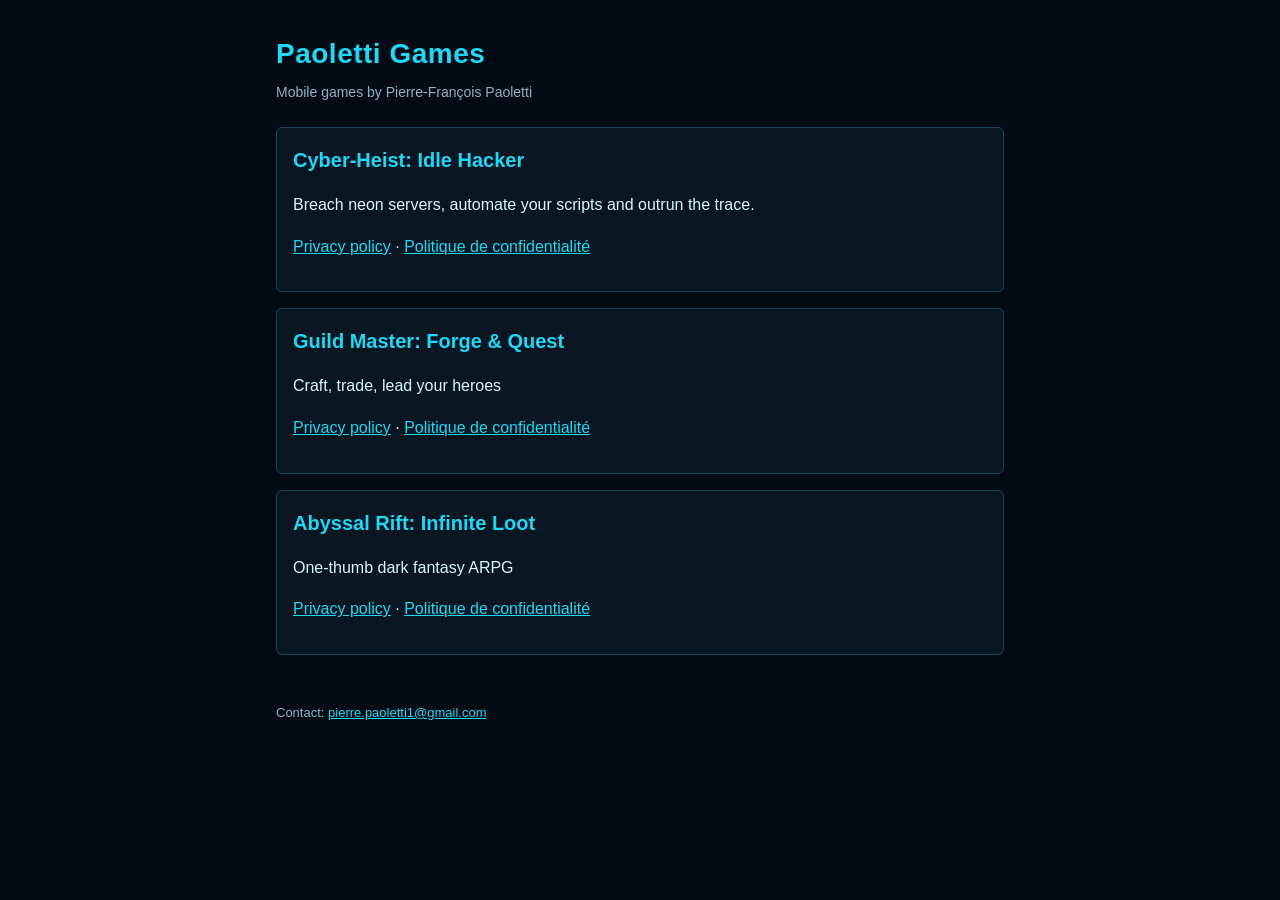
<file: index.html>
<!doctype html>
<html lang="en">
<head>
  <meta charset="utf-8">
  <meta name="viewport" content="width=device-width, initial-scale=1">
  <title>Paoletti Games</title>
  <meta name="description" content="Mobile games by Pierre-François Paoletti.">
  <link rel="stylesheet" href="style.css">
</head>
<body>
<main>
  <h1>Paoletti Games</h1>
  <p class="meta">Mobile games by Pierre-François Paoletti</p>

  <div class="card">
    <h2>Cyber-Heist: Idle Hacker</h2>
    <p>Breach neon servers, automate your scripts and outrun the trace.</p>
    <p><a href="cyber-heist/privacy/">Privacy policy</a> · <a href="cyber-heist/privacy/#fr">Politique de confidentialité</a></p>
  </div>
  <div class="card">
    <h2>Guild Master: Forge & Quest</h2>
    <p>Craft, trade, lead your heroes</p>
    <p><a href="guild-master/privacy/">Privacy policy</a> · <a href="guild-master/privacy/#fr">Politique de confidentialité</a></p>
  </div>
  <div class="card">
    <h2>Abyssal Rift: Infinite Loot</h2>
    <p>One-thumb dark fantasy ARPG</p>
    <p><a href="abyssal-rift/privacy/">Privacy policy</a> · <a href="abyssal-rift/privacy/#fr">Politique de confidentialité</a></p>
  </div>





  <footer>Contact: <a href="mailto:pierre.paoletti1@gmail.com">pierre.paoletti1@gmail.com</a></footer>
</main>
</body>
</html>
</file>
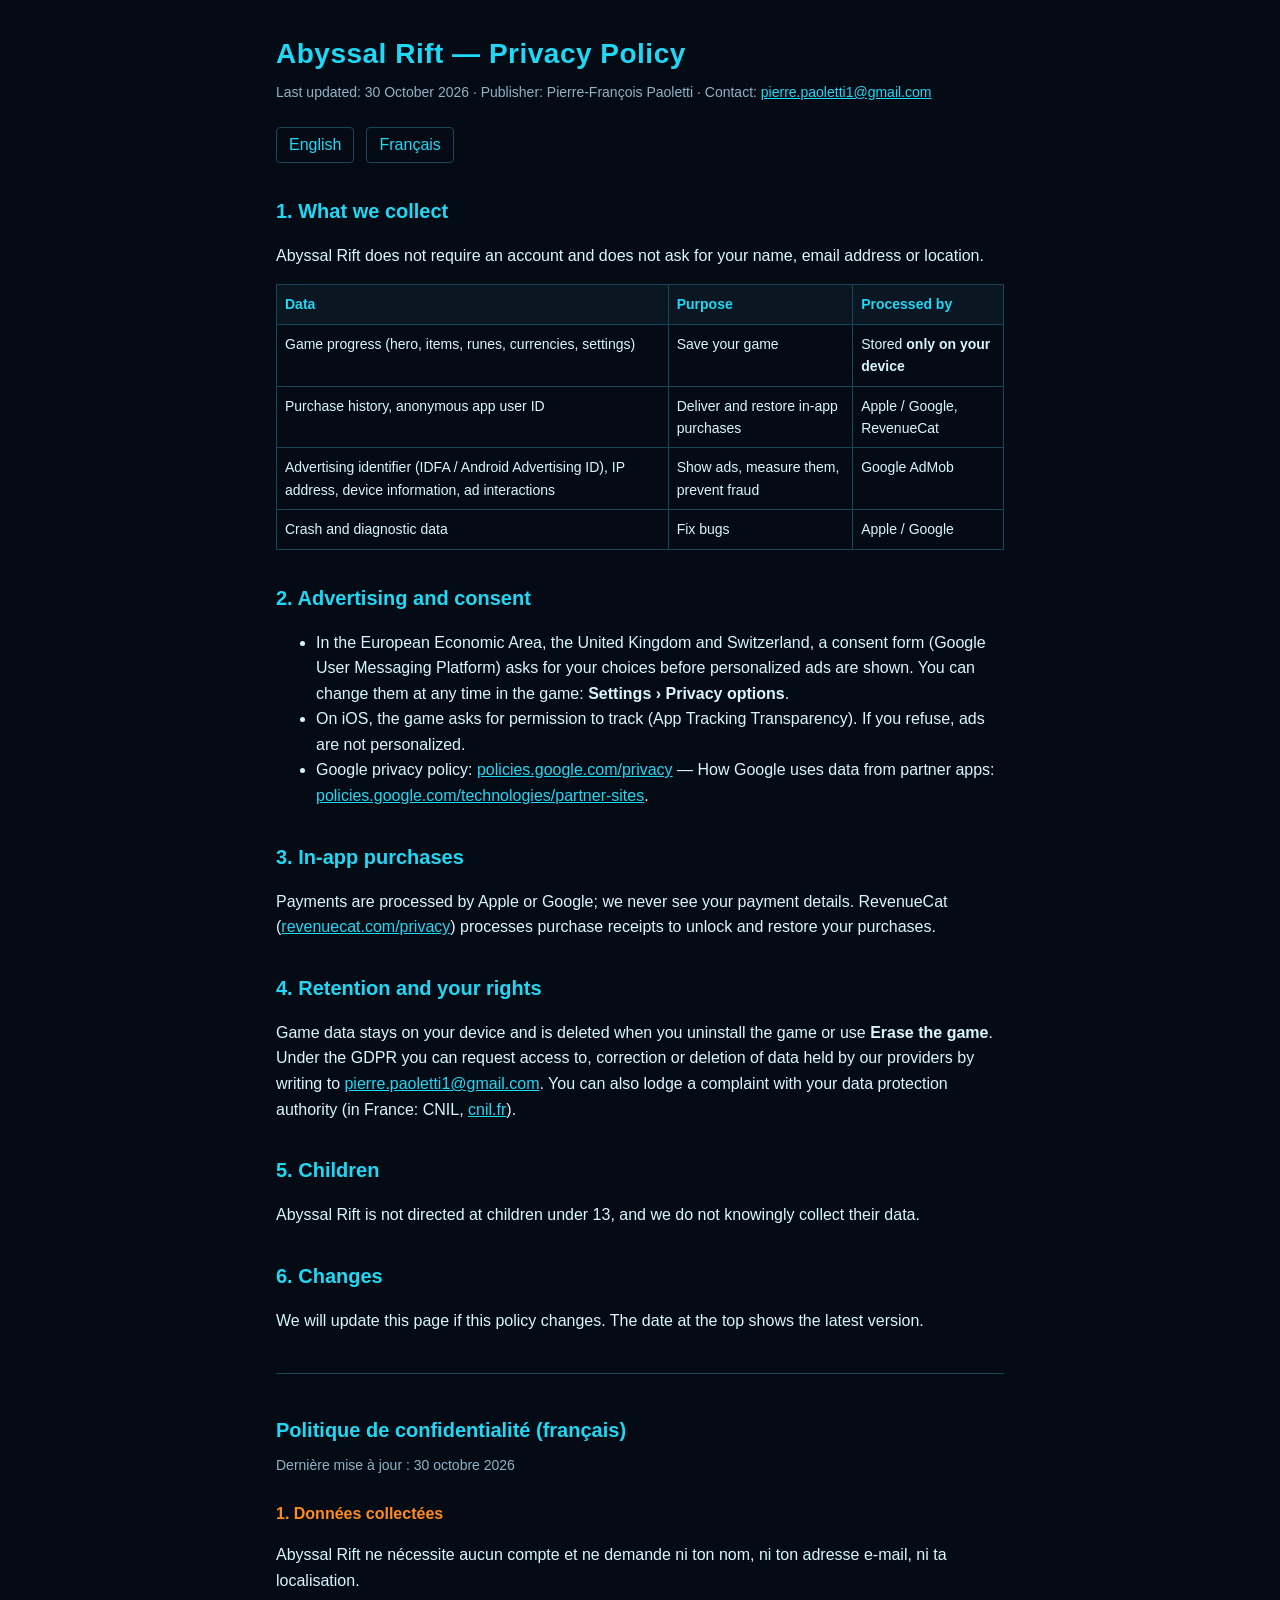
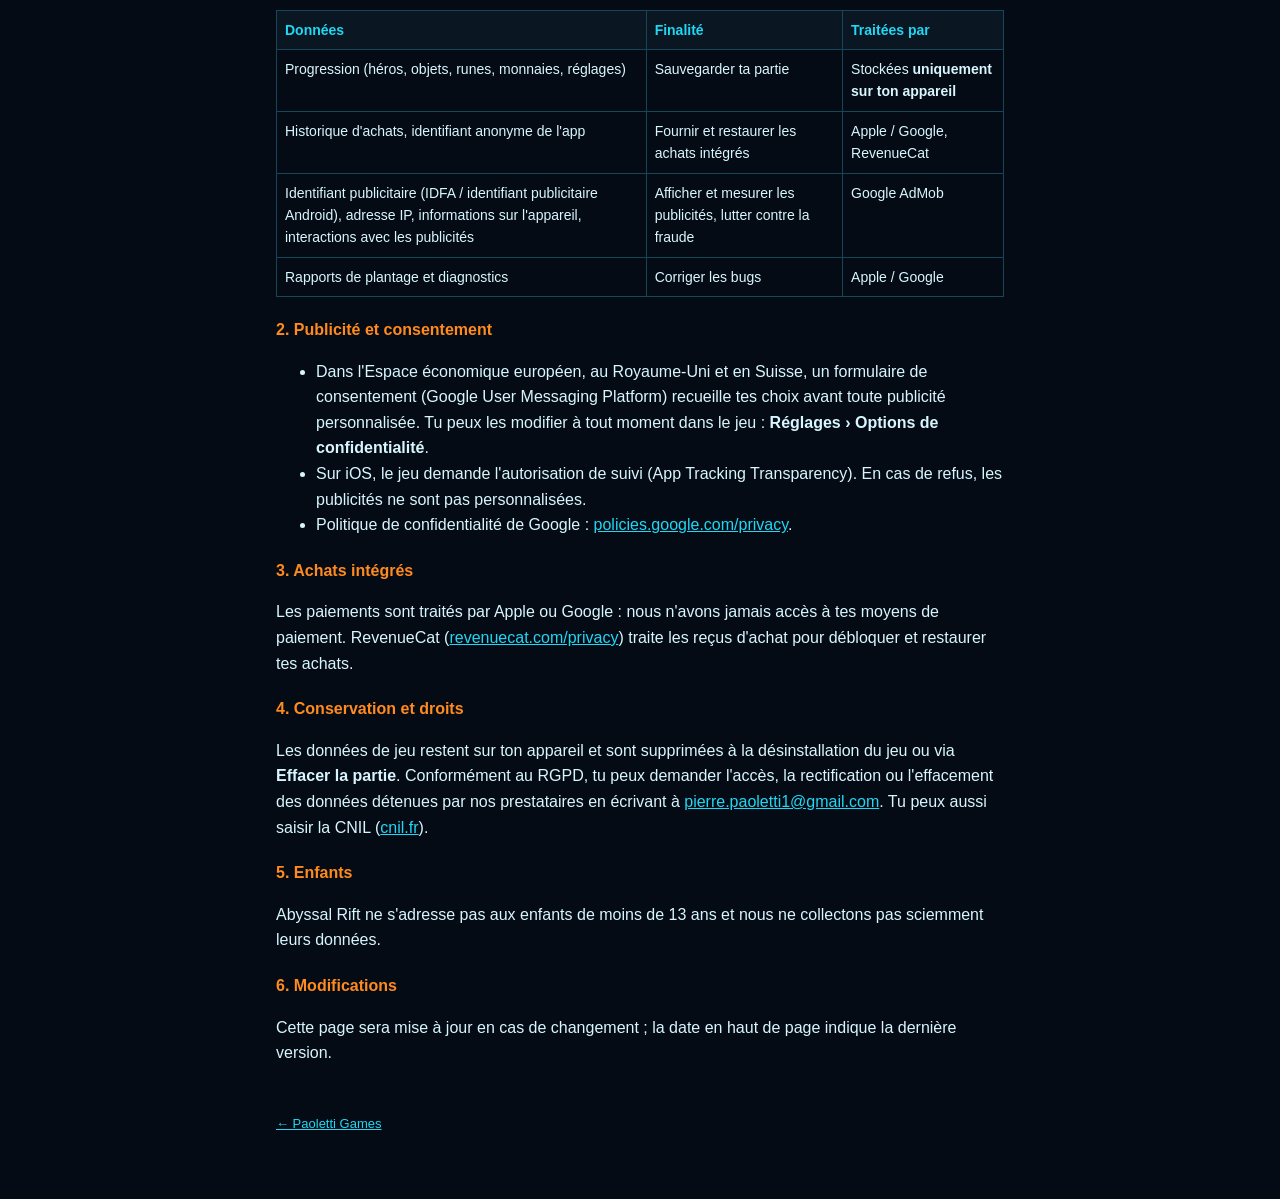
<file: abyssal-rift/privacy/index.html>
<!doctype html>
<html lang="en">
<head>
  <meta charset="utf-8">
  <meta name="viewport" content="width=device-width, initial-scale=1">
  <meta name="generator" content="@factory/release" data-updated="2026-10-30">
  <title>Abyssal Rift Privacy Policy</title>
  <meta name="description" content="Privacy policy of the mobile game Abyssal Rift.">
  <link rel="stylesheet" href="../../style.css">
</head>
<body>
<main>
  <h1>Abyssal Rift — Privacy Policy</h1>
  <p class="meta">Last updated: 30 October 2026 · Publisher: Pierre-François Paoletti · Contact: <a href="mailto:pierre.paoletti1@gmail.com">pierre.paoletti1@gmail.com</a></p>
  <nav class="lang"><a href="#en">English</a><a href="#fr">Français</a></nav>

  <section id="en">
    <h2>1. What we collect</h2>
    <p>Abyssal Rift does not require an account and does not ask for your name, email address or location.</p>
    <table>
      <tr><th>Data</th><th>Purpose</th><th>Processed by</th></tr>
      <tr><td>Game progress (hero, items, runes, currencies, settings)</td><td>Save your game</td><td>Stored <strong>only on your device</strong></td></tr>
      <tr><td>Purchase history, anonymous app user ID</td><td>Deliver and restore in-app purchases</td><td>Apple / Google, RevenueCat</td></tr>
      <tr><td>Advertising identifier (IDFA / Android Advertising ID), IP address, device information, ad interactions</td><td>Show ads, measure them, prevent fraud</td><td>Google AdMob</td></tr>
      <tr><td>Crash and diagnostic data</td><td>Fix bugs</td><td>Apple / Google</td></tr>
    </table>

    <h2>2. Advertising and consent</h2>
    <ul>
      <li>In the European Economic Area, the United Kingdom and Switzerland, a consent form (Google User Messaging Platform) asks for your choices before personalized ads are shown. You can change them at any time in the game: <strong>Settings › Privacy options</strong>.</li>
      <li>On iOS, the game asks for permission to track (App Tracking Transparency). If you refuse, ads are not personalized.</li>
      <li>Google privacy policy: <a href="https://policies.google.com/privacy">policies.google.com/privacy</a> — How Google uses data from partner apps: <a href="https://policies.google.com/technologies/partner-sites">policies.google.com/technologies/partner-sites</a>.</li>
    </ul>

    <h2>3. In-app purchases</h2>
    <p>Payments are processed by Apple or Google; we never see your payment details. RevenueCat
      (<a href="https://www.revenuecat.com/privacy">revenuecat.com/privacy</a>) processes purchase receipts to unlock and restore your purchases.</p>

    <h2>4. Retention and your rights</h2>
    <p>Game data stays on your device and is deleted when you uninstall the game or use <strong>Erase the game</strong>.
      Under the GDPR you can request access to, correction or deletion of data held by our providers by writing to <a href="mailto:pierre.paoletti1@gmail.com">pierre.paoletti1@gmail.com</a>.
      You can also lodge a complaint with your data protection authority (in France: CNIL, <a href="https://www.cnil.fr">cnil.fr</a>).</p>

    <h2>5. Children</h2>
    <p>Abyssal Rift is not directed at children under 13, and we do not knowingly collect their data.</p>

    <h2>6. Changes</h2>
    <p>We will update this page if this policy changes. The date at the top shows the latest version.</p>
  </section>

  <hr>

  <section id="fr" lang="fr">
    <h2>Politique de confidentialité (français)</h2>
    <p class="meta">Dernière mise à jour : 30 octobre 2026</p>

    <h3>1. Données collectées</h3>
    <p>Abyssal Rift ne nécessite aucun compte et ne demande ni ton nom, ni ton adresse e-mail, ni ta localisation.</p>
    <table>
      <tr><th>Données</th><th>Finalité</th><th>Traitées par</th></tr>
      <tr><td>Progression (héros, objets, runes, monnaies, réglages)</td><td>Sauvegarder ta partie</td><td>Stockées <strong>uniquement sur ton appareil</strong></td></tr>
      <tr><td>Historique d'achats, identifiant anonyme de l'app</td><td>Fournir et restaurer les achats intégrés</td><td>Apple / Google, RevenueCat</td></tr>
      <tr><td>Identifiant publicitaire (IDFA / identifiant publicitaire Android), adresse IP, informations sur l'appareil, interactions avec les publicités</td><td>Afficher et mesurer les publicités, lutter contre la fraude</td><td>Google AdMob</td></tr>
      <tr><td>Rapports de plantage et diagnostics</td><td>Corriger les bugs</td><td>Apple / Google</td></tr>
    </table>

    <h3>2. Publicité et consentement</h3>
    <ul>
      <li>Dans l'Espace économique européen, au Royaume-Uni et en Suisse, un formulaire de consentement (Google User Messaging Platform) recueille tes choix avant toute publicité personnalisée. Tu peux les modifier à tout moment dans le jeu : <strong>Réglages › Options de confidentialité</strong>.</li>
      <li>Sur iOS, le jeu demande l'autorisation de suivi (App Tracking Transparency). En cas de refus, les publicités ne sont pas personnalisées.</li>
      <li>Politique de confidentialité de Google : <a href="https://policies.google.com/privacy?hl=fr">policies.google.com/privacy</a>.</li>
    </ul>

    <h3>3. Achats intégrés</h3>
    <p>Les paiements sont traités par Apple ou Google : nous n'avons jamais accès à tes moyens de paiement. RevenueCat
      (<a href="https://www.revenuecat.com/privacy">revenuecat.com/privacy</a>) traite les reçus d'achat pour débloquer et restaurer tes achats.</p>

    <h3>4. Conservation et droits</h3>
    <p>Les données de jeu restent sur ton appareil et sont supprimées à la désinstallation du jeu ou via <strong>Effacer la partie</strong>.
      Conformément au RGPD, tu peux demander l'accès, la rectification ou l'effacement des données détenues par nos prestataires en écrivant à <a href="mailto:pierre.paoletti1@gmail.com">pierre.paoletti1@gmail.com</a>.
      Tu peux aussi saisir la CNIL (<a href="https://www.cnil.fr">cnil.fr</a>).</p>

    <h3>5. Enfants</h3>
    <p>Abyssal Rift ne s'adresse pas aux enfants de moins de 13 ans et nous ne collectons pas sciemment leurs données.</p>

    <h3>6. Modifications</h3>
    <p>Cette page sera mise à jour en cas de changement ; la date en haut de page indique la dernière version.</p>
  </section>

  <footer><a href="../../">← Paoletti Games</a></footer>
</main>
</body>
</html>
</file>
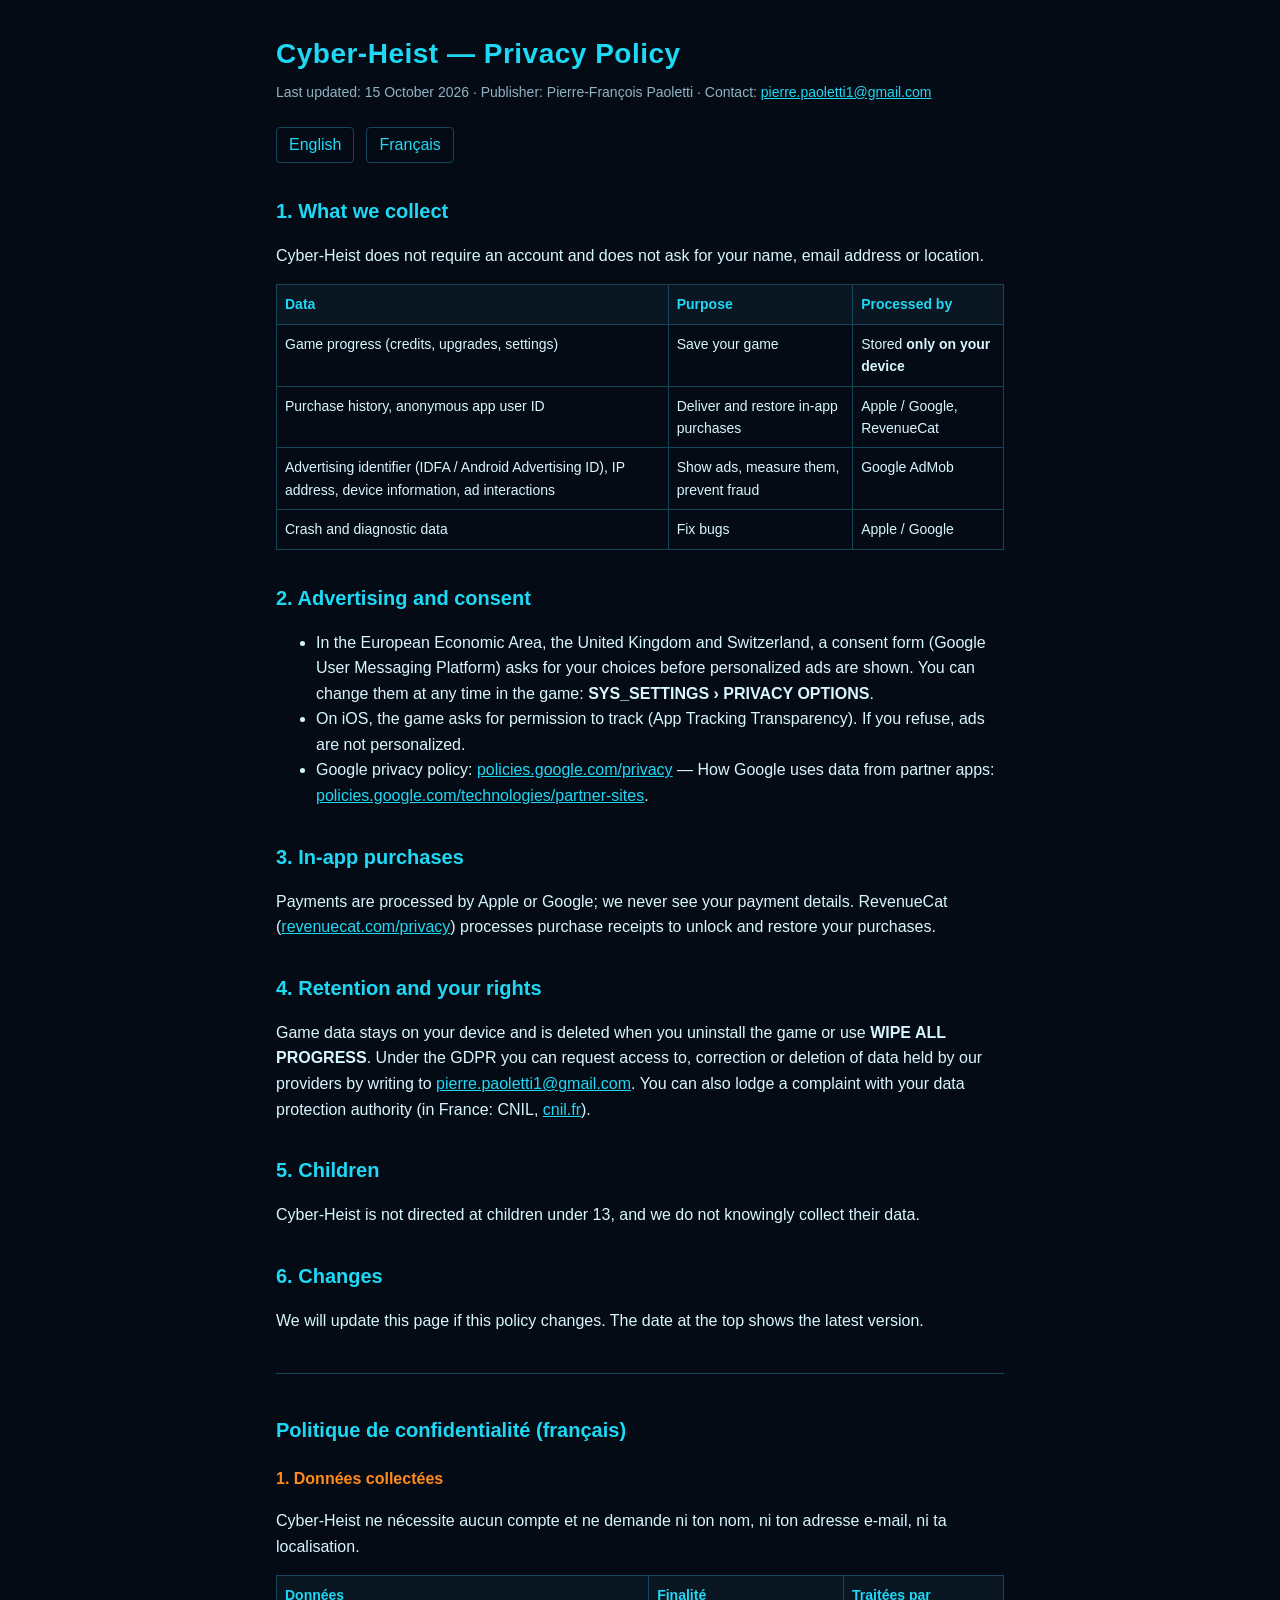
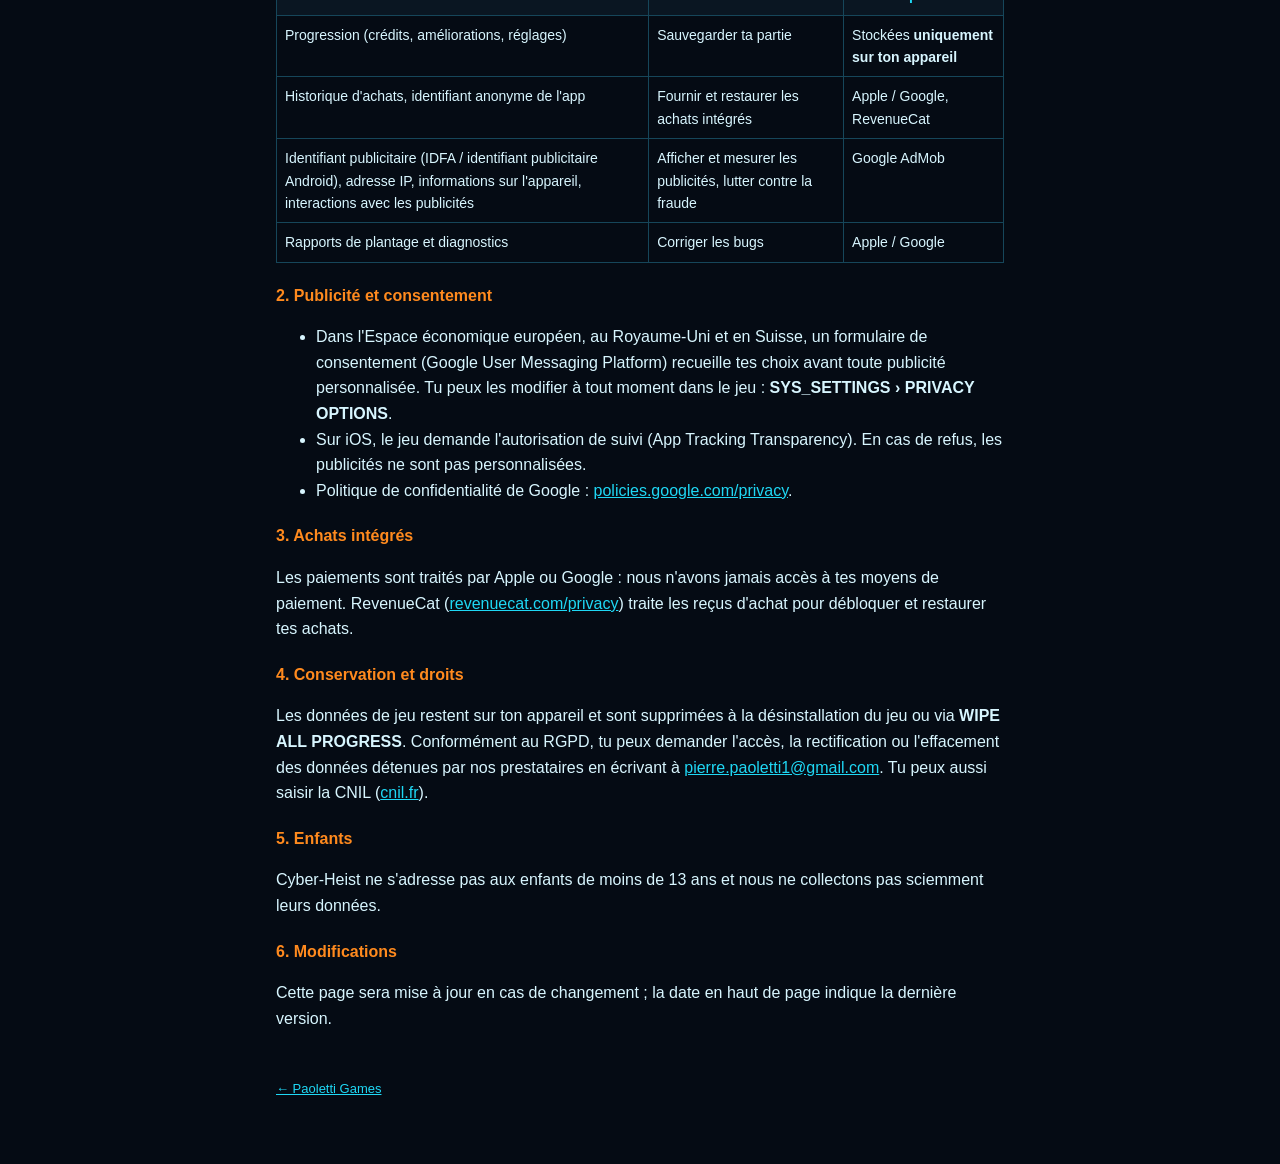
<file: cyber-heist/privacy/index.html>
<!doctype html>
<html lang="en">
<head>
  <meta charset="utf-8">
  <meta name="viewport" content="width=device-width, initial-scale=1">
  <title>Cyber-Heist Privacy Policy</title>
  <meta name="description" content="Privacy policy of the mobile game Cyber-Heist: Idle Hacker.">
  <link rel="stylesheet" href="../../style.css">
</head>
<body>
<main>
  <h1>Cyber-Heist — Privacy Policy</h1>
  <p class="meta">Last updated: 15 October 2026 · Publisher: Pierre-François Paoletti ·
    Contact: <a href="mailto:pierre.paoletti1@gmail.com">pierre.paoletti1@gmail.com</a></p>
  <nav class="lang"><a href="#en">English</a><a href="#fr">Français</a></nav>

  <section id="en">
    <h2>1. What we collect</h2>
    <p>Cyber-Heist does not require an account and does not ask for your name, email address or location.</p>
    <table>
      <tr><th>Data</th><th>Purpose</th><th>Processed by</th></tr>
      <tr><td>Game progress (credits, upgrades, settings)</td><td>Save your game</td><td>Stored <strong>only on your device</strong></td></tr>
      <tr><td>Purchase history, anonymous app user ID</td><td>Deliver and restore in-app purchases</td><td>Apple / Google, RevenueCat</td></tr>
      <tr><td>Advertising identifier (IDFA / Android Advertising ID), IP address, device information, ad interactions</td><td>Show ads, measure them, prevent fraud</td><td>Google AdMob</td></tr>
      <tr><td>Crash and diagnostic data</td><td>Fix bugs</td><td>Apple / Google</td></tr>
    </table>

    <h2>2. Advertising and consent</h2>
    <ul>
      <li>In the European Economic Area, the United Kingdom and Switzerland, a consent form (Google User Messaging Platform) asks for your choices before personalized ads are shown. You can change them at any time in the game: <strong>SYS_SETTINGS › PRIVACY OPTIONS</strong>.</li>
      <li>On iOS, the game asks for permission to track (App Tracking Transparency). If you refuse, ads are not personalized.</li>
      <li>Google privacy policy: <a href="https://policies.google.com/privacy">policies.google.com/privacy</a> — How Google uses data from partner apps: <a href="https://policies.google.com/technologies/partner-sites">policies.google.com/technologies/partner-sites</a>.</li>
    </ul>

    <h2>3. In-app purchases</h2>
    <p>Payments are processed by Apple or Google; we never see your payment details. RevenueCat
      (<a href="https://www.revenuecat.com/privacy">revenuecat.com/privacy</a>) processes purchase receipts to unlock and restore your purchases.</p>

    <h2>4. Retention and your rights</h2>
    <p>Game data stays on your device and is deleted when you uninstall the game or use <strong>WIPE ALL PROGRESS</strong>.
      Under the GDPR you can request access to, correction or deletion of data held by our providers by writing to
      <a href="mailto:pierre.paoletti1@gmail.com">pierre.paoletti1@gmail.com</a>. You can also lodge a complaint with your data
      protection authority (in France: CNIL, <a href="https://www.cnil.fr">cnil.fr</a>).</p>

    <h2>5. Children</h2>
    <p>Cyber-Heist is not directed at children under 13, and we do not knowingly collect their data.</p>

    <h2>6. Changes</h2>
    <p>We will update this page if this policy changes. The date at the top shows the latest version.</p>
  </section>

  <hr>

  <section id="fr" lang="fr">
    <h2>Politique de confidentialité (français)</h2>

    <h3>1. Données collectées</h3>
    <p>Cyber-Heist ne nécessite aucun compte et ne demande ni ton nom, ni ton adresse e-mail, ni ta localisation.</p>
    <table>
      <tr><th>Données</th><th>Finalité</th><th>Traitées par</th></tr>
      <tr><td>Progression (crédits, améliorations, réglages)</td><td>Sauvegarder ta partie</td><td>Stockées <strong>uniquement sur ton appareil</strong></td></tr>
      <tr><td>Historique d'achats, identifiant anonyme de l'app</td><td>Fournir et restaurer les achats intégrés</td><td>Apple / Google, RevenueCat</td></tr>
      <tr><td>Identifiant publicitaire (IDFA / identifiant publicitaire Android), adresse IP, informations sur l'appareil, interactions avec les publicités</td><td>Afficher et mesurer les publicités, lutter contre la fraude</td><td>Google AdMob</td></tr>
      <tr><td>Rapports de plantage et diagnostics</td><td>Corriger les bugs</td><td>Apple / Google</td></tr>
    </table>

    <h3>2. Publicité et consentement</h3>
    <ul>
      <li>Dans l'Espace économique européen, au Royaume-Uni et en Suisse, un formulaire de consentement (Google User Messaging Platform) recueille tes choix avant toute publicité personnalisée. Tu peux les modifier à tout moment dans le jeu : <strong>SYS_SETTINGS › PRIVACY OPTIONS</strong>.</li>
      <li>Sur iOS, le jeu demande l'autorisation de suivi (App Tracking Transparency). En cas de refus, les publicités ne sont pas personnalisées.</li>
      <li>Politique de confidentialité de Google : <a href="https://policies.google.com/privacy?hl=fr">policies.google.com/privacy</a>.</li>
    </ul>

    <h3>3. Achats intégrés</h3>
    <p>Les paiements sont traités par Apple ou Google : nous n'avons jamais accès à tes moyens de paiement. RevenueCat
      (<a href="https://www.revenuecat.com/privacy">revenuecat.com/privacy</a>) traite les reçus d'achat pour débloquer et restaurer tes achats.</p>

    <h3>4. Conservation et droits</h3>
    <p>Les données de jeu restent sur ton appareil et sont supprimées à la désinstallation du jeu ou via <strong>WIPE ALL PROGRESS</strong>.
      Conformément au RGPD, tu peux demander l'accès, la rectification ou l'effacement des données détenues par nos prestataires en écrivant à
      <a href="mailto:pierre.paoletti1@gmail.com">pierre.paoletti1@gmail.com</a>. Tu peux aussi saisir la CNIL
      (<a href="https://www.cnil.fr">cnil.fr</a>).</p>

    <h3>5. Enfants</h3>
    <p>Cyber-Heist ne s'adresse pas aux enfants de moins de 13 ans et nous ne collectons pas sciemment leurs données.</p>

    <h3>6. Modifications</h3>
    <p>Cette page sera mise à jour en cas de changement ; la date en haut de page indique la dernière version.</p>
  </section>

  <footer><a href="../../">← Paoletti Games</a></footer>
</main>
</body>
</html>
</file>
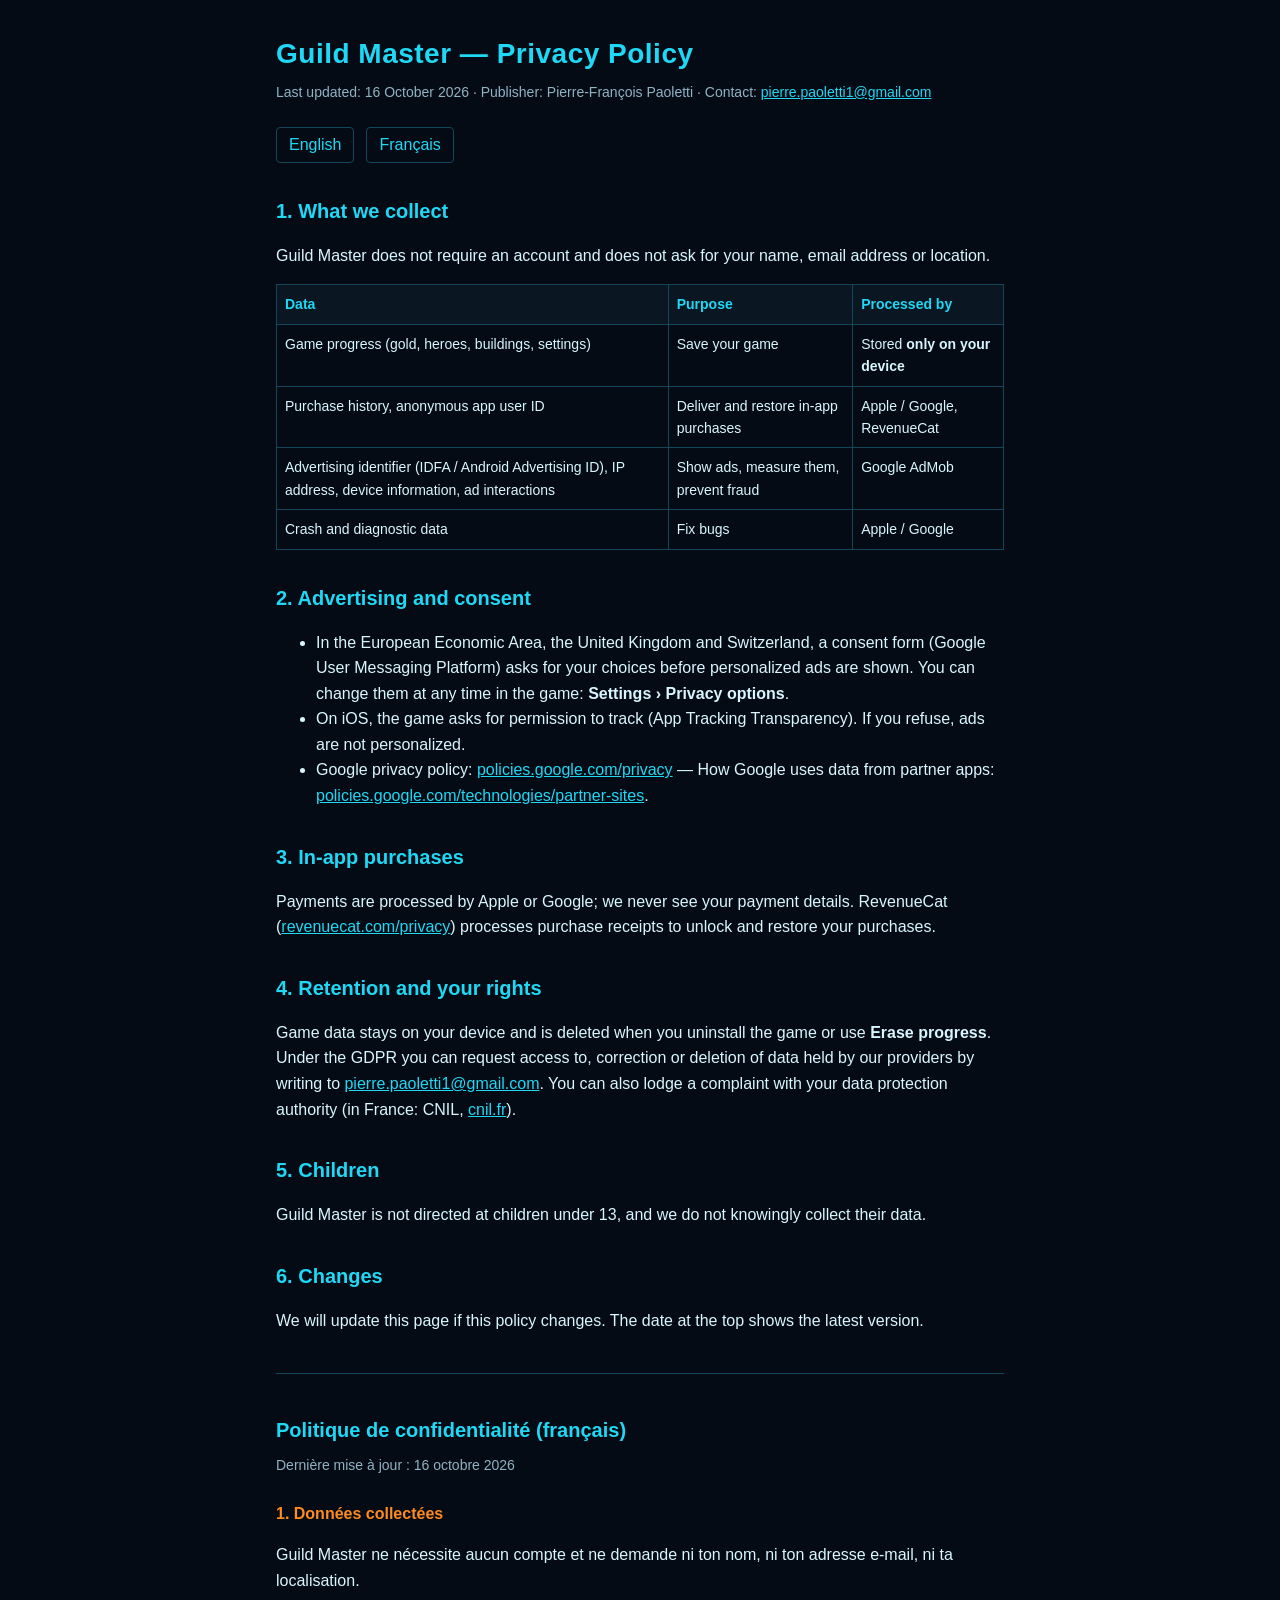
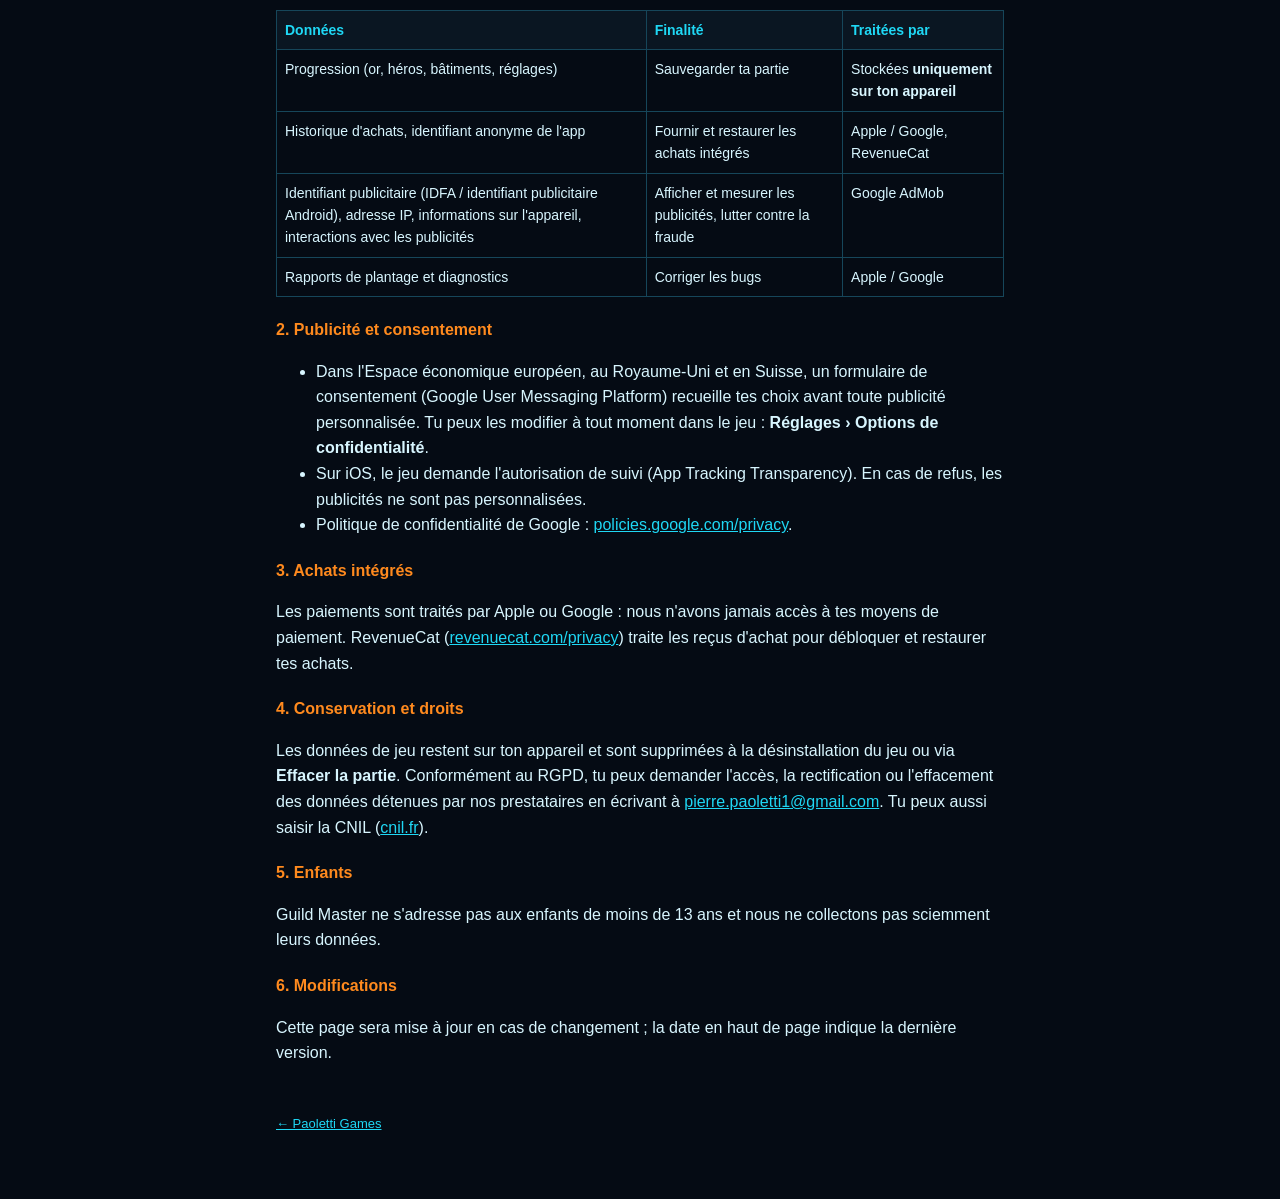
<file: guild-master/privacy/index.html>
<!doctype html>
<html lang="en">
<head>
  <meta charset="utf-8">
  <meta name="viewport" content="width=device-width, initial-scale=1">
  <meta name="generator" content="@factory/release" data-updated="2026-10-16">
  <title>Guild Master Privacy Policy</title>
  <meta name="description" content="Privacy policy of the mobile game Guild Master.">
  <link rel="stylesheet" href="../../style.css">
</head>
<body>
<main>
  <h1>Guild Master — Privacy Policy</h1>
  <p class="meta">Last updated: 16 October 2026 · Publisher: Pierre-François Paoletti · Contact: <a href="mailto:pierre.paoletti1@gmail.com">pierre.paoletti1@gmail.com</a></p>
  <nav class="lang"><a href="#en">English</a><a href="#fr">Français</a></nav>

  <section id="en">
    <h2>1. What we collect</h2>
    <p>Guild Master does not require an account and does not ask for your name, email address or location.</p>
    <table>
      <tr><th>Data</th><th>Purpose</th><th>Processed by</th></tr>
      <tr><td>Game progress (gold, heroes, buildings, settings)</td><td>Save your game</td><td>Stored <strong>only on your device</strong></td></tr>
      <tr><td>Purchase history, anonymous app user ID</td><td>Deliver and restore in-app purchases</td><td>Apple / Google, RevenueCat</td></tr>
      <tr><td>Advertising identifier (IDFA / Android Advertising ID), IP address, device information, ad interactions</td><td>Show ads, measure them, prevent fraud</td><td>Google AdMob</td></tr>
      <tr><td>Crash and diagnostic data</td><td>Fix bugs</td><td>Apple / Google</td></tr>
    </table>

    <h2>2. Advertising and consent</h2>
    <ul>
      <li>In the European Economic Area, the United Kingdom and Switzerland, a consent form (Google User Messaging Platform) asks for your choices before personalized ads are shown. You can change them at any time in the game: <strong>Settings › Privacy options</strong>.</li>
      <li>On iOS, the game asks for permission to track (App Tracking Transparency). If you refuse, ads are not personalized.</li>
      <li>Google privacy policy: <a href="https://policies.google.com/privacy">policies.google.com/privacy</a> — How Google uses data from partner apps: <a href="https://policies.google.com/technologies/partner-sites">policies.google.com/technologies/partner-sites</a>.</li>
    </ul>

    <h2>3. In-app purchases</h2>
    <p>Payments are processed by Apple or Google; we never see your payment details. RevenueCat
      (<a href="https://www.revenuecat.com/privacy">revenuecat.com/privacy</a>) processes purchase receipts to unlock and restore your purchases.</p>

    <h2>4. Retention and your rights</h2>
    <p>Game data stays on your device and is deleted when you uninstall the game or use <strong>Erase progress</strong>.
      Under the GDPR you can request access to, correction or deletion of data held by our providers by writing to <a href="mailto:pierre.paoletti1@gmail.com">pierre.paoletti1@gmail.com</a>.
      You can also lodge a complaint with your data protection authority (in France: CNIL, <a href="https://www.cnil.fr">cnil.fr</a>).</p>

    <h2>5. Children</h2>
    <p>Guild Master is not directed at children under 13, and we do not knowingly collect their data.</p>

    <h2>6. Changes</h2>
    <p>We will update this page if this policy changes. The date at the top shows the latest version.</p>
  </section>

  <hr>

  <section id="fr" lang="fr">
    <h2>Politique de confidentialité (français)</h2>
    <p class="meta">Dernière mise à jour : 16 octobre 2026</p>

    <h3>1. Données collectées</h3>
    <p>Guild Master ne nécessite aucun compte et ne demande ni ton nom, ni ton adresse e-mail, ni ta localisation.</p>
    <table>
      <tr><th>Données</th><th>Finalité</th><th>Traitées par</th></tr>
      <tr><td>Progression (or, héros, bâtiments, réglages)</td><td>Sauvegarder ta partie</td><td>Stockées <strong>uniquement sur ton appareil</strong></td></tr>
      <tr><td>Historique d'achats, identifiant anonyme de l'app</td><td>Fournir et restaurer les achats intégrés</td><td>Apple / Google, RevenueCat</td></tr>
      <tr><td>Identifiant publicitaire (IDFA / identifiant publicitaire Android), adresse IP, informations sur l'appareil, interactions avec les publicités</td><td>Afficher et mesurer les publicités, lutter contre la fraude</td><td>Google AdMob</td></tr>
      <tr><td>Rapports de plantage et diagnostics</td><td>Corriger les bugs</td><td>Apple / Google</td></tr>
    </table>

    <h3>2. Publicité et consentement</h3>
    <ul>
      <li>Dans l'Espace économique européen, au Royaume-Uni et en Suisse, un formulaire de consentement (Google User Messaging Platform) recueille tes choix avant toute publicité personnalisée. Tu peux les modifier à tout moment dans le jeu : <strong>Réglages › Options de confidentialité</strong>.</li>
      <li>Sur iOS, le jeu demande l'autorisation de suivi (App Tracking Transparency). En cas de refus, les publicités ne sont pas personnalisées.</li>
      <li>Politique de confidentialité de Google : <a href="https://policies.google.com/privacy?hl=fr">policies.google.com/privacy</a>.</li>
    </ul>

    <h3>3. Achats intégrés</h3>
    <p>Les paiements sont traités par Apple ou Google : nous n'avons jamais accès à tes moyens de paiement. RevenueCat
      (<a href="https://www.revenuecat.com/privacy">revenuecat.com/privacy</a>) traite les reçus d'achat pour débloquer et restaurer tes achats.</p>

    <h3>4. Conservation et droits</h3>
    <p>Les données de jeu restent sur ton appareil et sont supprimées à la désinstallation du jeu ou via <strong>Effacer la partie</strong>.
      Conformément au RGPD, tu peux demander l'accès, la rectification ou l'effacement des données détenues par nos prestataires en écrivant à <a href="mailto:pierre.paoletti1@gmail.com">pierre.paoletti1@gmail.com</a>.
      Tu peux aussi saisir la CNIL (<a href="https://www.cnil.fr">cnil.fr</a>).</p>

    <h3>5. Enfants</h3>
    <p>Guild Master ne s'adresse pas aux enfants de moins de 13 ans et nous ne collectons pas sciemment leurs données.</p>

    <h3>6. Modifications</h3>
    <p>Cette page sera mise à jour en cas de changement ; la date en haut de page indique la dernière version.</p>
  </section>

  <footer><a href="../../">← Paoletti Games</a></footer>
</main>
</body>
</html>
</file>
<file: style.css>
:root {
  --bg: #050b14;
  --surface: #0a1622;
  --border: #16465a;
  --text: #d8f6ff;
  --dim: #8fb3c4;
  --cyan: #1fd8f5;
  --orange: #ff8a1e;
}
* { box-sizing: border-box; }
body {
  margin: 0;
  background: var(--bg);
  color: var(--text);
  font: 16px/1.6 -apple-system, BlinkMacSystemFont, "Segoe UI", Roboto, sans-serif;
}
main { max-width: 760px; margin: 0 auto; padding: 32px 16px 64px; }
h1 { color: var(--cyan); font-size: 28px; margin: 0 0 4px; letter-spacing: 0.5px; }
h2 { color: var(--cyan); font-size: 20px; margin: 32px 0 8px; }
h3 { color: var(--orange); font-size: 16px; margin: 20px 0 6px; }
p, li { color: var(--text); }
.meta { color: var(--dim); font-size: 14px; margin: 0 0 24px; }
a { color: var(--cyan); }
nav.lang { display: flex; gap: 12px; margin: 16px 0 8px; }
nav.lang a { border: 1px solid var(--border); padding: 4px 12px; border-radius: 4px; text-decoration: none; }
table { width: 100%; border-collapse: collapse; margin: 12px 0; font-size: 14px; }
th, td { border: 1px solid var(--border); padding: 8px; text-align: left; vertical-align: top; }
th { background: var(--surface); color: var(--cyan); }
.card { border: 1px solid var(--border); background: var(--surface); border-radius: 6px; padding: 16px; margin: 16px 0; }
.card h2 { margin-top: 0; }
hr { border: 0; border-top: 1px solid var(--border); margin: 40px 0; }
footer { color: var(--dim); font-size: 13px; margin-top: 48px; }
@media (max-width: 480px) {
  table { font-size: 13px; }
  th, td { padding: 6px; }
}
</file>
